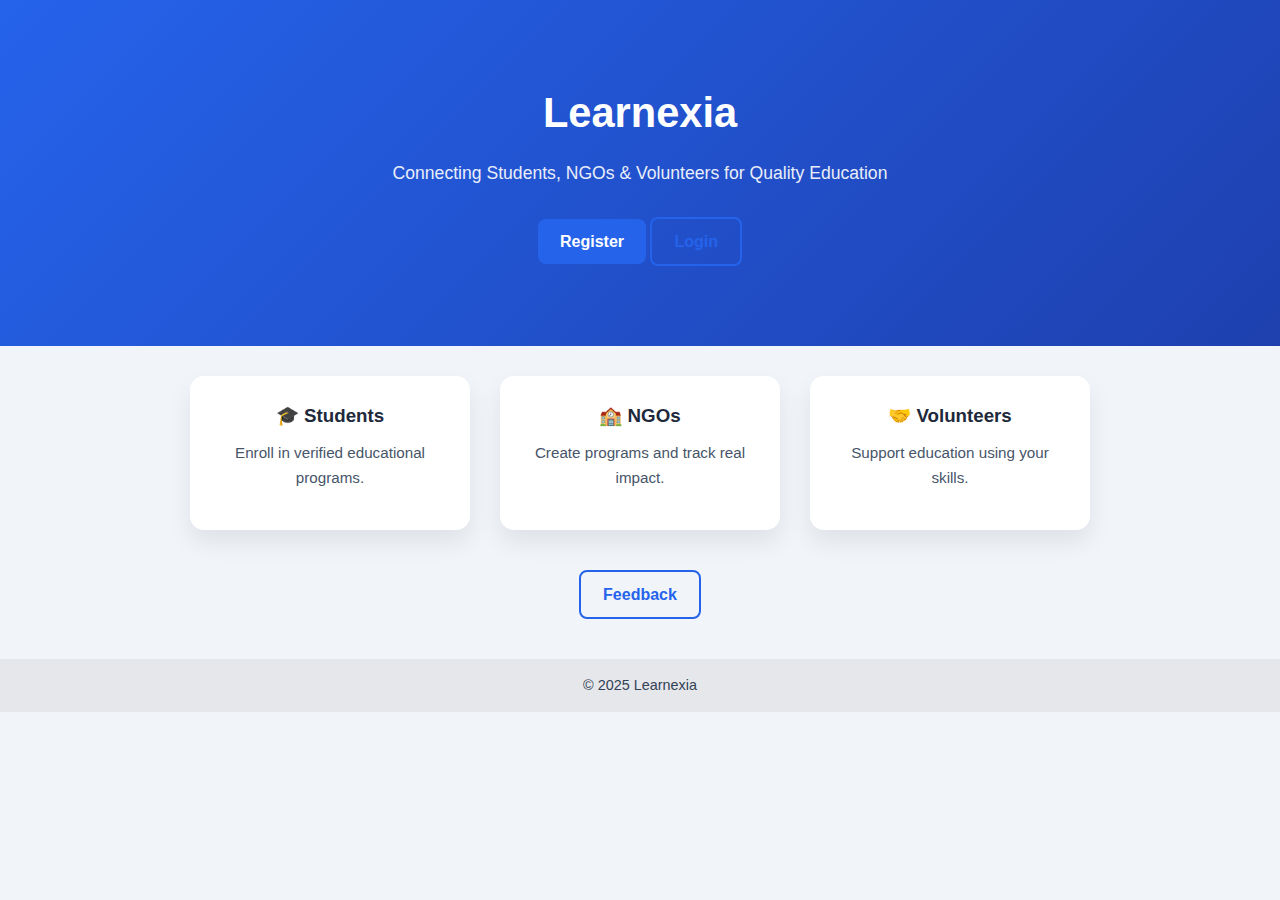
<file: index.html>
<!DOCTYPE html>
<html>
<head>
    <title>Learnexia</title>
    <link rel="stylesheet" href="style.css">
</head>
<body>

<header class="hero">
    <h1>Learnexia</h1>
    <p>Connecting Students, NGOs & Volunteers for Quality Education</p>

    <div style="margin-top: 20px;">
        <a href="register.html" class="btn primary">Register</a>
        <a href="login.html" class="btn outline">Login</a>
    </div>
</header>

<section class="cards-section">
    <div class="card">
        <h3>🎓 Students</h3>
        <p>Enroll in verified educational programs.</p>
    </div>

    <div class="card">
        <h3>🏫 NGOs</h3>
        <p>Create programs and track real impact.</p>
    </div>

    <div class="card">
        <h3>🤝 Volunteers</h3>
        <p>Support education using your skills.</p>
    </div>
</section>

<div>
     <a href="feedback.html" class="btn outline" onclick="rate()">Feedback</a>
</div>
<footer>
    © 2025 Learnexia 
</footer>

</body>
</html>
</file>
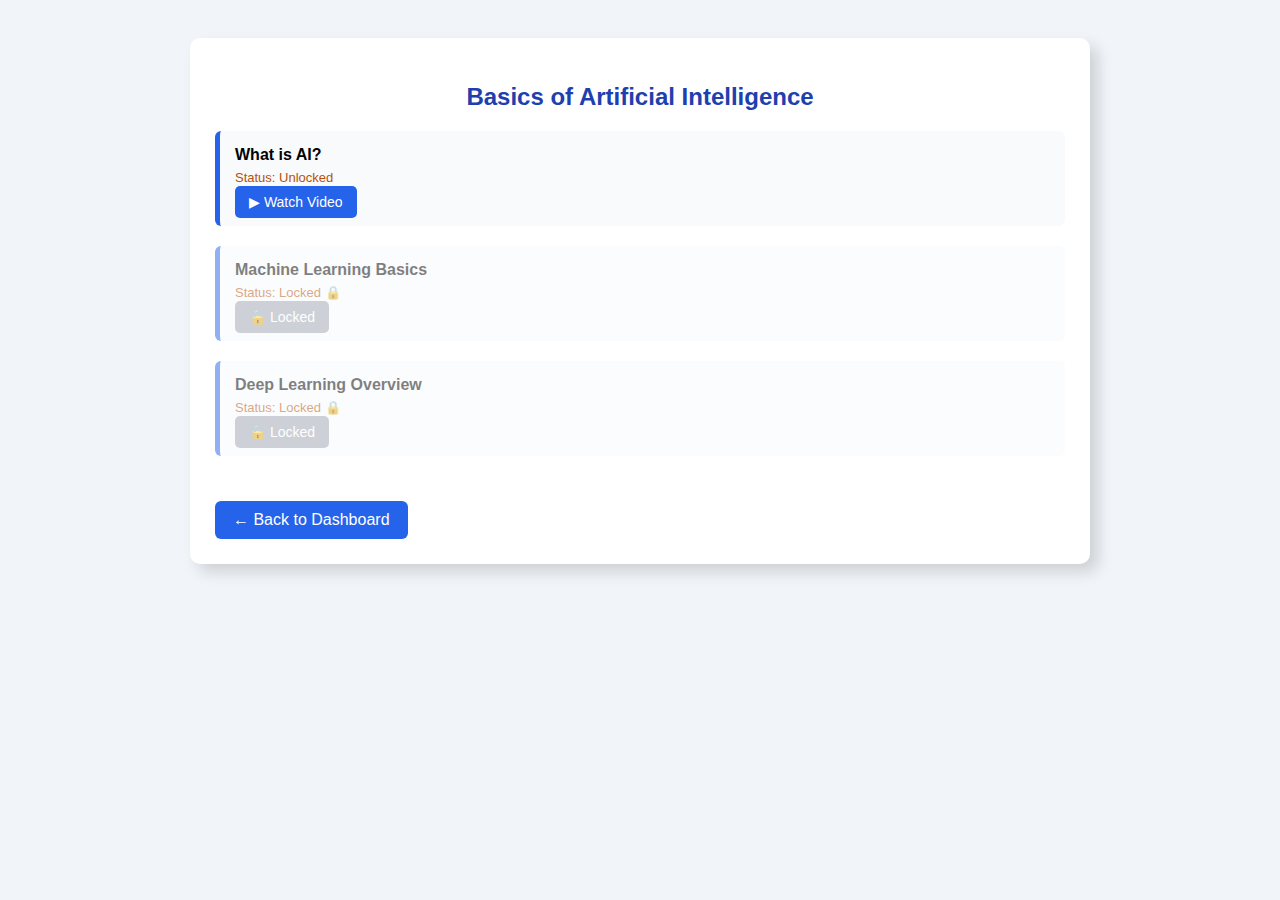
<file: ai-basics.html>
<!DOCTYPE html>
<html>
<head>
    <title>AI Basics | EduBridge</title>

    <style>
        body {
            font-family: Arial, sans-serif;
            background: #f1f5f9;
            padding: 30px;
        }

        .course-box {
            background: white;
            max-width: 850px;
            margin: auto;
            padding: 25px;
            border-radius: 10px;
            box-shadow: 8px 8px 15px rgba(0,0,0,0.15);
        }

        h2 {
            text-align: center;
            color: #1e40af;
        }

        .module {
            margin-bottom: 20px;
            padding: 15px;
            background: #f8fafc;
            border-left: 5px solid #2563eb;
            border-radius: 6px;
        }

        .title {
            font-weight: bold;
            margin-bottom: 6px;
        }

        .status {
            font-size: 13px;
            margin-bottom: 8px;
        }

        .completed {
            color: green;
            font-weight: bold;
        }

        .pending {
            color: #b45309;
        }

        .watch-btn {
            background: #2563eb;
            color: white;
            padding: 8px 14px;
            text-decoration: none;
            border-radius: 5px;
            font-size: 14px;
            cursor: pointer;
        }

        .back {
            display: inline-block;
            margin-top: 25px;
            background: #2563eb;
            color: white;
            padding: 10px 18px;
            border-radius: 6px;
            text-decoration: none;
        }
    </style>
</head>

<body>

<div class="course-box">
    <h2>Basics of Artificial Intelligence</h2>
    <div id="modules"></div>
    <a href="dashboard.html" class="back">← Back to Dashboard</a>
</div>

<script>
    const modules = [
        { id: "ai1", title: "What is AI?", link: "https://www.youtube.com/watch?v=2ePf9rue1Ao" },
        { id: "ai2", title: "Machine Learning Basics", link: "https://www.youtube.com/watch?v=GwIo3gDZCVQ" },
        { id: "ai3", title: "Deep Learning Overview", link: "https://www.youtube.com/watch?v=aircAruvnKk" }
    ];

    const container = document.getElementById("modules");

    function isCompleted(id) {
        return localStorage.getItem("ai_" + id) === "true";
    }

    function markCompleted(id) {
        localStorage.setItem("ai_" + id, "true");
        renderModules();
    }

    function isUnlocked(index) {
        return index === 0 || isCompleted(modules[index - 1].id);
    }

    function renderModules() {
        container.innerHTML = "";
        modules.forEach((m, index) => {
            const completed = isCompleted(m.id);
            const unlocked = isUnlocked(index);

            const div = document.createElement("div");
            div.className = "module";
            div.style.opacity = unlocked ? "1" : "0.5";

            div.innerHTML = `
                <div class="title">${m.title}</div>
                <div class="status ${completed ? "completed" : "pending"}">
                    Status: ${completed ? "Completed ✔" : unlocked ? "Unlocked" : "Locked 🔒"}
                </div>
                ${
                    unlocked
                        ? `<a class="watch-btn" target="_blank"
                             href="${m.link}"
                             onclick="markCompleted('${m.id}')">▶ Watch Video</a>`
                        : `<span class="watch-btn" style="background:#9ca3af;">🔒 Locked</span>`
                }
            `;
            container.appendChild(div);
        });
    }

    renderModules();
</script>

</body>
</html>
</file>
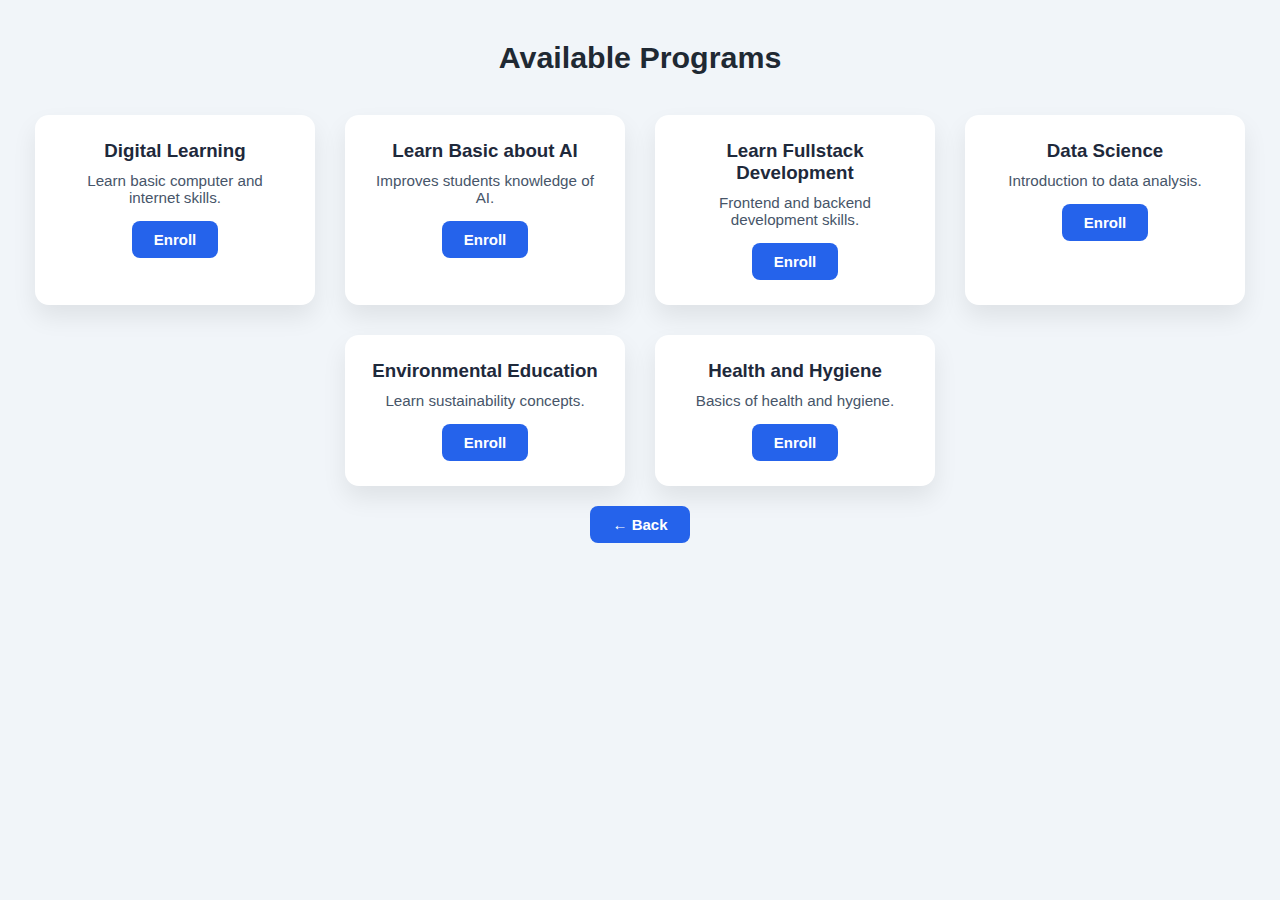
<file: dashboard.html>
<!DOCTYPE html>
<html>
<head>
    <title>Dashboard | Learnexia</title>

    <style>
        /* Reset */
        * {
            box-sizing: border-box;
            margin: 0;
            padding: 0;
            font-family: "Segoe UI", Arial, sans-serif;
        }

        body {
            background: #f1f5f9;
            color: #1f2933;
            text-align: center;
        }

        .page-title {
            margin: 40px 0 20px;
            font-size: 1.9rem;
            font-weight: 600;
        }

        /* Cards layout */
        .cards-section {
            display: flex;
            justify-content: center;
            gap: 30px;
            flex-wrap: wrap;
            padding: 20px;
        }

        .card {
            background: white;
            padding: 25px;
            width: 280px;
            border-radius: 14px;
            box-shadow: 0 12px 25px rgba(0,0,0,0.08);
            transition: transform 0.25s ease, box-shadow 0.25s ease;
        }

        .card:hover {
            transform: translateY(-8px);
            box-shadow: 0 18px 35px rgba(0,0,0,0.12);
        }

        .card h3 {
            margin-bottom: 10px;
            color: #1e293b;
        }

        .card p {
            font-size: 0.95rem;
            margin-bottom: 15px;
            color: #475569;
        }

        /* Button styling */
        button {
            background: #2563eb;
            color: white;
            border: none;
            padding: 10px 22px;
            border-radius: 8px;
            font-size: 15px;
            font-weight: 600;
            cursor: pointer;
            transition: background 0.2s ease, transform 0.2s ease;
        }

        button:hover {
            background: #1e40af;
            transform: scale(1.05);
        }
    </style>
</head>

<body>

<h2 class="page-title">Available Programs</h2>

<section class="cards-section">

    <div class="card">
        <h3>Digital Learning</h3>
        <p>Learn basic computer and internet skills.</p>
        <button onclick="goToEnroll('digital')">Enroll</button>
    </div>

    <div class="card">
        <h3>Learn Basic about AI</h3>
        <p>Improves students knowledge of AI.</p>
        <button onclick="goToEnroll('ai')">Enroll</button>
    </div>

    <div class="card">
        <h3>Learn Fullstack Development</h3>
        <p>Frontend and backend development skills.</p>
        <button onclick="goToEnroll('fullstack')">Enroll</button>
    </div>

    <div class="card">
        <h3>Data Science</h3>
        <p>Introduction to data analysis.</p>
        <button onclick="goToEnroll('datascience')">Enroll</button>
    </div>

    <div class="card">
        <h3>Environmental Education</h3>
        <p>Learn sustainability concepts.</p>
        <button onclick="goToEnroll('environment')">Enroll</button>
    </div>

    <div class="card">
        <h3>Health and Hygiene</h3>
        <p>Basics of health and hygiene.</p>
        <button onclick="goToEnroll('health')">Enroll</button>
    </div>

</section>
 <button onclick="window.location.href='index.html'">&#8592 Back</button>
<script src="script.js?v=1"></script>
</body>
</html>
</file>
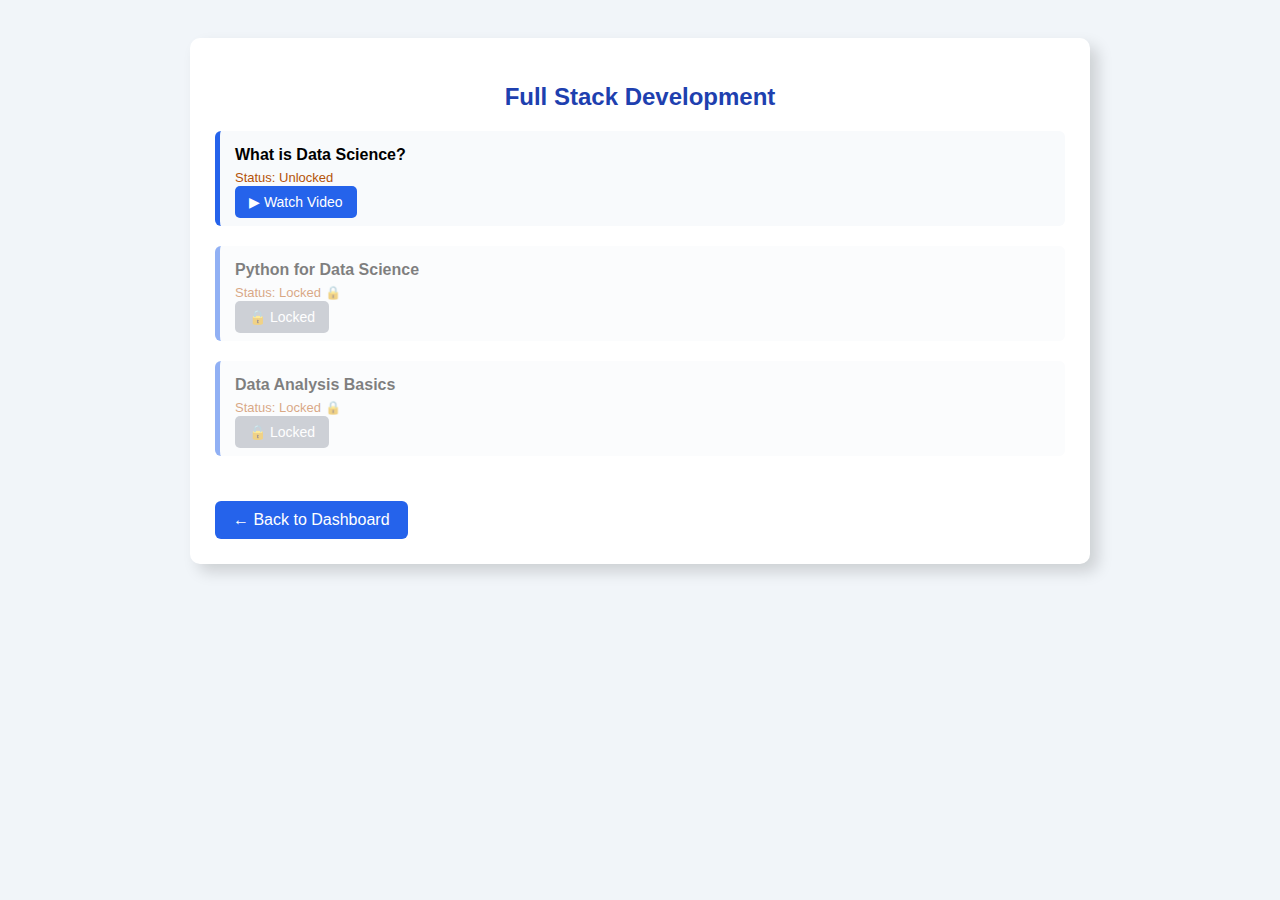
<file: datascience.html>
<!DOCTYPE html>
<html>
<head>
    <title>Data Science | Learnexia</title>

    <style>
        body {
            font-family: Arial, sans-serif;
            background: #f1f5f9;
            padding: 30px;
        }

        .course-box {
            background: white;
            max-width: 850px;
            margin: auto;
            padding: 25px;
            border-radius: 10px;
            box-shadow: 8px 8px 15px rgba(0,0,0,0.15);
        }

        h2 {
            text-align: center;
            color: #1e40af;
        }

        .module {
            margin-bottom: 20px;
            padding: 15px;
            background: #f8fafc;
            border-left: 5px solid #2563eb;
            border-radius: 6px;
        }

        .title {
            font-weight: bold;
            margin-bottom: 6px;
        }

        .status {
            font-size: 13px;
            margin-bottom: 8px;
        }

        .completed {
            color: green;
            font-weight: bold;
        }

        .pending {
            color: #b45309;
        }

        .watch-btn {
            background: #2563eb;
            color: white;
            padding: 8px 14px;
            text-decoration: none;
            border-radius: 5px;
            font-size: 14px;
            cursor: pointer;
        }

        .back {
            display: inline-block;
            margin-top: 25px;
            background: #2563eb;
            color: white;
            padding: 10px 18px;
            border-radius: 6px;
            text-decoration: none;
        }
    </style>
</head>

<body>

<div class="course-box">
    <h2>Full Stack Development</h2>
    <div id="modules"></div>
    <a href="dashboard.html" class="back">← Back to Dashboard</a>
</div>

<script>
   const modules = [
  { id:"ds1", title:"What is Data Science?", link:"https://www.youtube.com/watch?v=X3paOmcrTjQ" },
  { id:"ds2", title:"Python for Data Science", link:"https://www.youtube.com/watch?v=_uQrJ0TkZlc" },
  { id:"ds3", title:"Data Analysis Basics", link:"https://www.youtube.com/watch?v=GPVsHOlRBBI" }
];


    const container = document.getElementById("modules");

    function isCompleted(id) {
        return localStorage.getItem("ai_" + id) === "true";
    }

    function markCompleted(id) {
        localStorage.setItem("ai_" + id, "true");
        renderModules();
    }

    function isUnlocked(index) {
        return index === 0 || isCompleted(modules[index - 1].id);
    }

    function renderModules() {
        container.innerHTML = "";
        modules.forEach((m, index) => {
            const completed = isCompleted(m.id);
            const unlocked = isUnlocked(index);

            const div = document.createElement("div");
            div.className = "module";
            div.style.opacity = unlocked ? "1" : "0.5";

            div.innerHTML = `
                <div class="title">${m.title}</div>
                <div class="status ${completed ? "completed" : "pending"}">
                    Status: ${completed ? "Completed ✔" : unlocked ? "Unlocked" : "Locked 🔒"}
                </div>
                ${
                    unlocked
                        ? `<a class="watch-btn" target="_blank"
                             href="${m.link}"
                             onclick="markCompleted('${m.id}')">▶ Watch Video</a>`
                        : `<span class="watch-btn" style="background:#9ca3af;">🔒 Locked</span>`
                }
            `;
            container.appendChild(div);
        });
    }

    renderModules();
</script>

</body>
</html>
</file>
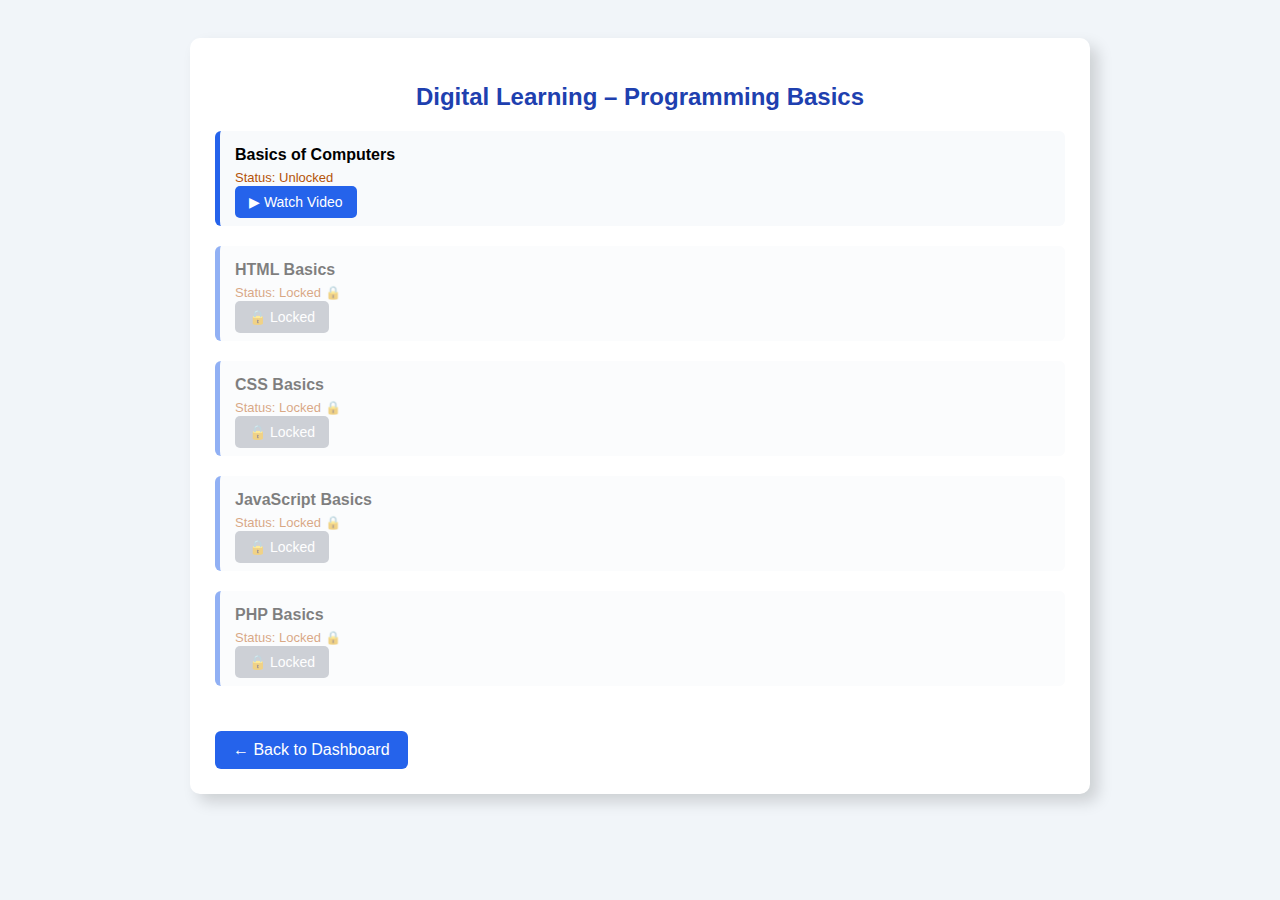
<file: digital-learning.html>
<!DOCTYPE html>
<html>
<head>
    <title>Digital Learning | EduBridge</title>

    <style>
        body {
            font-family: Arial, sans-serif;
            background: #f1f5f9;
            padding: 30px;
        }

        .course-box {
            background: white;
            max-width: 850px;
            margin: auto;
            padding: 25px;
            border-radius: 10px;
            box-shadow: 8px 8px 15px rgba(0,0,0,0.15);
        }

        h2 {
            text-align: center;
            color: #1e40af;
        }

        .module {
            margin-bottom: 20px;
            padding: 15px;
            background: #f8fafc;
            border-left: 5px solid #2563eb;
            border-radius: 6px;
        }

        .title {
            font-weight: bold;
            margin-bottom: 6px;
        }

        .status {
            font-size: 13px;
            margin-bottom: 8px;
        }

        .completed {
            color: green;
            font-weight: bold;
        }

        .pending {
            color: #b45309;
        }

        .watch-btn {
            background: #2563eb;
            color: white;
            padding: 8px 14px;
            text-decoration: none;
            border-radius: 5px;
            font-size: 14px;
            cursor: pointer;
        }

        .watch-btn:hover {
            background: #1e40af;
        }

        .back {
            display: inline-block;
            margin-top: 25px;
            background: #2563eb;
            color: white;
            padding: 10px 18px;
            border-radius: 6px;
            text-decoration: none;
        }
    </style>
</head>

<body>

<div class="course-box">
    <h2>Digital Learning – Programming Basics</h2>

    <div id="modules"></div>

    <a href="dashboard.html" class="back">← Back to Dashboard</a>
</div>
<script>
    const modules = [
        {
            id: "computer",
            title: "Basics of Computers",
            link: "https://youtu.be/Cu3R5it4cQs?si=6ebR5MG5m2s0wBDU"
        },
        {
            id: "html",
            title: "HTML Basics",
            link: "https://www.youtube.com/watch?v=pQN-pnXPaVg"
        },
        {
            id: "css",
            title: "CSS Basics",
            link: "https://www.youtube.com/watch?v=yfoY53QXEnI"
        },
        {
            id: "js",
            title: "JavaScript Basics",
            link: "https://www.youtube.com/watch?v=W6NZfCO5SIk"
        },
        {
            id: "php",
            title: "PHP Basics",
            link: "https://www.youtube.com/watch?v=OK_JCtrrv-c"
        }
    ];

    const container = document.getElementById("modules");

    function isCompleted(id) {
        return localStorage.getItem("completed_" + id) === "true";
    }

    function markCompleted(id) {
        localStorage.setItem("completed_" + id, "true");
        renderModules();
    }

    function isUnlocked(index) {
        if (index === 0) return true;
        return isCompleted(modules[index - 1].id);
    }

    function renderModules() {
        container.innerHTML = "";

        modules.forEach((m, index) => {
            const completed = isCompleted(m.id);
            const unlocked = isUnlocked(index);

            const div = document.createElement("div");
            div.className = "module";
            div.style.opacity = unlocked ? "1" : "0.5";

            div.innerHTML = `
                <div class="title">${m.title}</div>

                <div class="status ${completed ? "completed" : "pending"}">
                    Status: ${completed ? "Completed ✔" : unlocked ? "Unlocked" : "Locked 🔒"}
                </div>

                ${
                    unlocked
                        ? `<a class="watch-btn" target="_blank"
                             href="${m.link}"
                             onclick="markCompleted('${m.id}')">
                             ▶ Watch Video
                           </a>`
                        : `<span class="watch-btn" style="background:#9ca3af; cursor:not-allowed;">
                             🔒 Locked
                           </span>`
                }
            `;

            container.appendChild(div);
        });
    }

    renderModules();
</script>


</body>
</html>
</file>
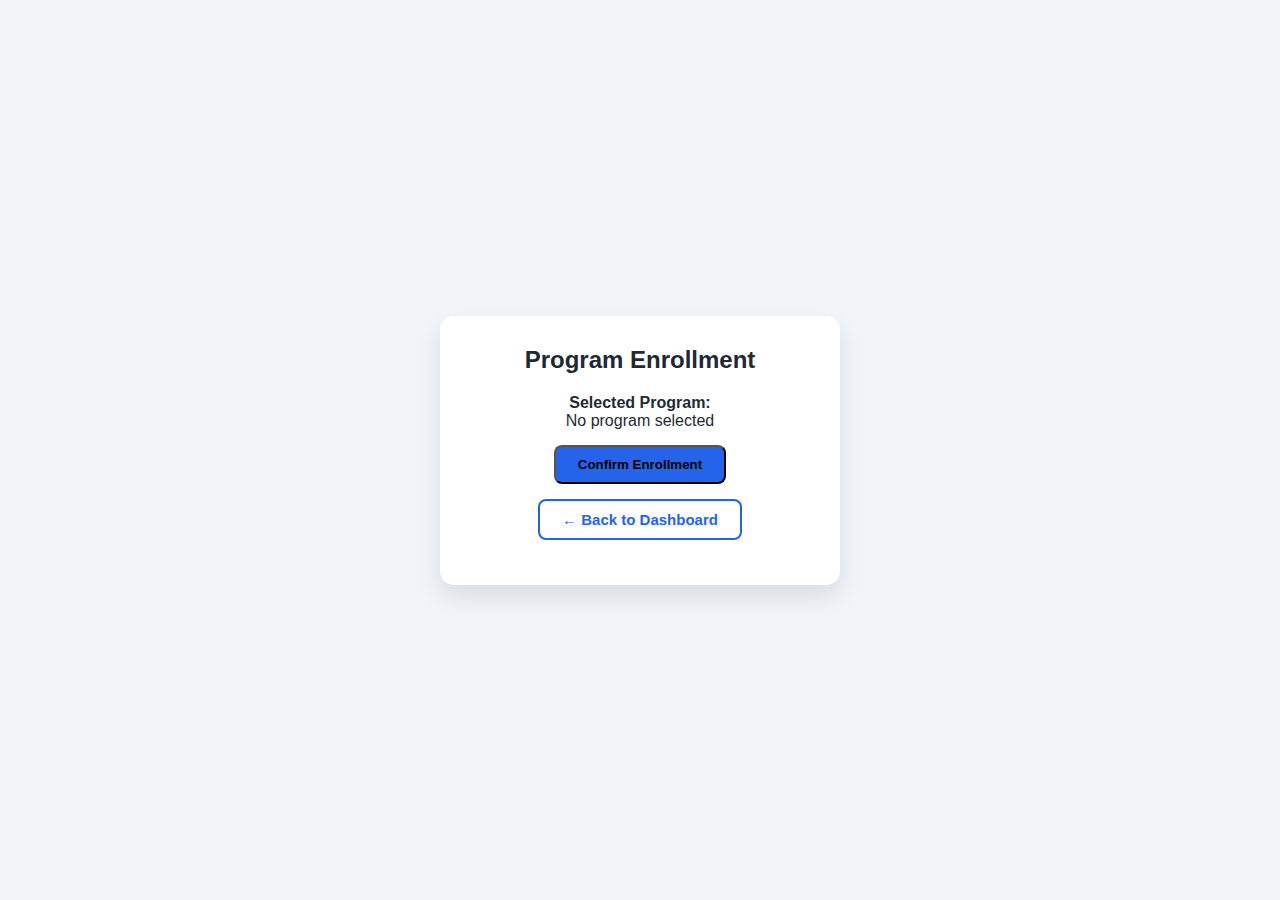
<file: enrollment.html>
<!DOCTYPE html>
<html>
<head>
    <title>Enrollment | Learnexia</title>
    
<style>
    * {
        box-sizing: border-box;
        margin: 0;
        padding: 0;
        font-family: "Segoe UI", Arial, sans-serif;
    }

    body {
        background: #f1f5f9;
        color: #1f2933;
        text-align: center;
    }

    .center {
        display: flex;
        justify-content: center;
        align-items: center;
        height: 100vh;
    }

    .enroll-box {
        background: white;
        padding: 30px;
        width: 400px;
        border-radius: 14px;
        box-shadow: 0 12px 25px rgba(0,0,0,0.1);
    }

    .enroll-box h2 {
        margin-bottom: 20px;
    }

    .btn {
        background-color: #1e40af;
        display: inline-block;
        padding: 10px 22px;
        border-radius: 8px;
        text-decoration: none;
        font-weight: 600;
        cursor: pointer;
        margin-top: 15px;
    }

    .primary {
        background-color: #2563eb; /* Blue */
    }

    .outline {
        background-color: transparent; /* Transparent */
        border-style:solid; /* Solid border */
        border-width :2px; /* Border width */
        border-color :#2563eb; /* Border color */
        color :#2563eb; /* Text color */
        margin-left :15px; /* Left margin */
        margin-right :15px; /* Right margin */
        margin-top :15px; /* Top margin */
        margin-bottom :15px; /* Bottom margin */
        padding-left :22px; /* Left padding */
        padding-right :22px; /* Right padding */
        padding-top :10px; /* Top padding */
        padding-bottom :10px; /* Bottom padding */
        border-radius :8px; /* Border radius */
        font-size :15px; /* Font size */   
        font-weight :600; /* Font weight */
    }

</style>

</head>

<body class="center">

<div class="enroll-box">
    <h2>Program Enrollment</h2>

    <p>
        <strong>Selected Program:</strong><br>
        <span id="programName">Loading...</span>
    </p>

    <button class="btn primary" onclick="confirmEnroll()">
        Confirm Enrollment
    </button>

    <button class="btn outline" onclick="window.location.href='dashboard.html'">
        ← Back to Dashboard
    </button>
</div>

<script src="script.js?v=2"></script>
</body>
</html>
</file>
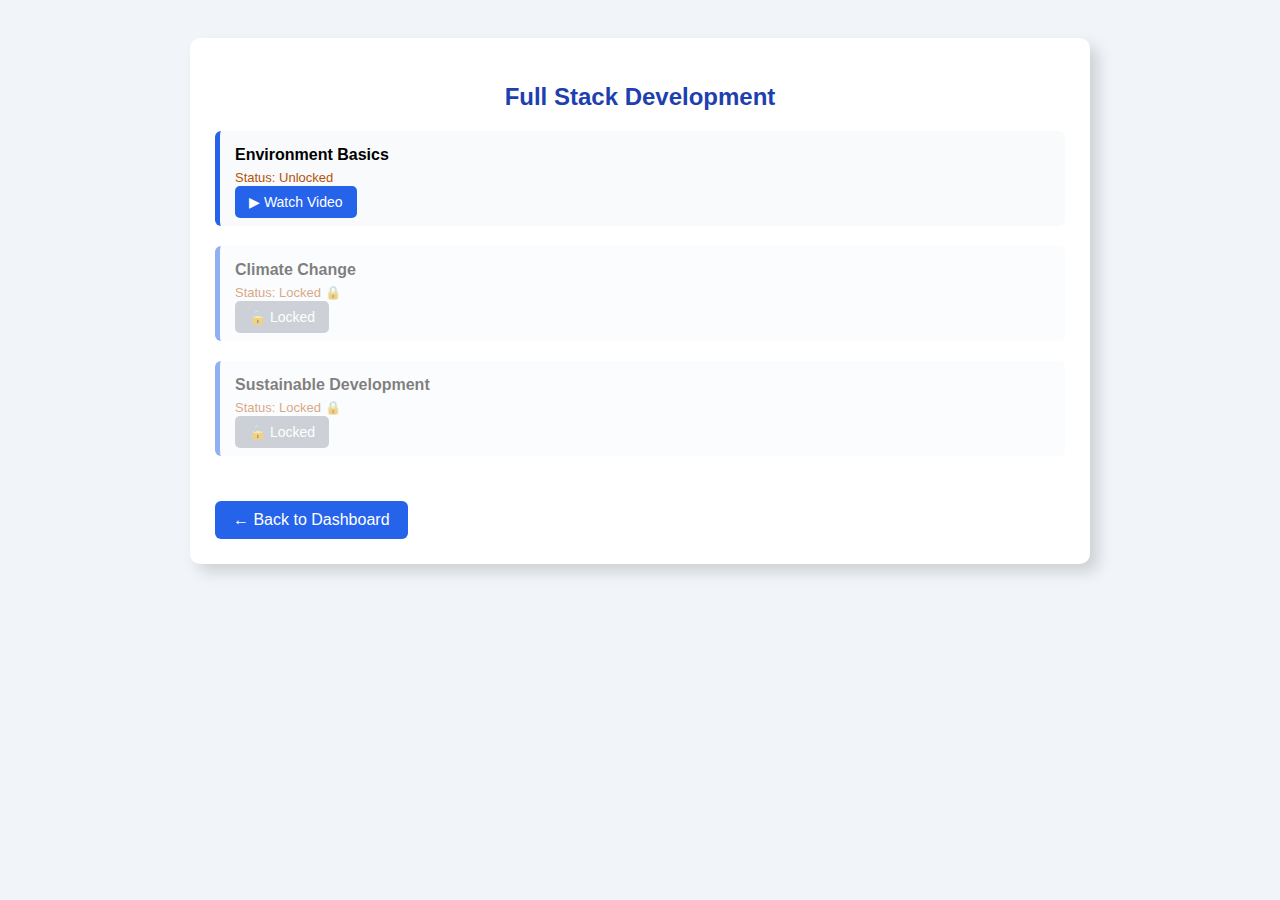
<file: environment.html>
<!DOCTYPE html>
<html>
<head>
    <title>Environment | Learnexia</title>

    <style>
        body {
            font-family: Arial, sans-serif;
            background: #f1f5f9;
            padding: 30px;
        }

        .course-box {
            background: white;
            max-width: 850px;
            margin: auto;
            padding: 25px;
            border-radius: 10px;
            box-shadow: 8px 8px 15px rgba(0,0,0,0.15);
        }

        h2 {
            text-align: center;
            color: #1e40af;
        }

        .module {
            margin-bottom: 20px;
            padding: 15px;
            background: #f8fafc;
            border-left: 5px solid #2563eb;
            border-radius: 6px;
        }

        .title {
            font-weight: bold;
            margin-bottom: 6px;
        }

        .status {
            font-size: 13px;
            margin-bottom: 8px;
        }

        .completed {
            color: green;
            font-weight: bold;
        }

        .pending {
            color: #b45309;
        }

        .watch-btn {
            background: #2563eb;
            color: white;
            padding: 8px 14px;
            text-decoration: none;
            border-radius: 5px;
            font-size: 14px;
            cursor: pointer;
        }

        .back {
            display: inline-block;
            margin-top: 25px;
            background: #2563eb;
            color: white;
            padding: 10px 18px;
            border-radius: 6px;
            text-decoration: none;
        }
    </style>
</head>

<body>

<div class="course-box">
    <h2>Full Stack Development</h2>
    <div id="modules"></div>
    <a href="dashboard.html" class="back">← Back to Dashboard</a>
</div>

<script>
   const modules = [
  { id:"env1", title:"Environment Basics", link:"https://www.youtube.com/watch?v=QJX2zJ5k9yM" },
  { id:"env2", title:"Climate Change", link:"https://www.youtube.com/watch?v=G4H1N_yXBiA" },
  { id:"env3", title:"Sustainable Development", link:"https://www.youtube.com/watch?v=K0ePZpFv2pI" }
];


    const container = document.getElementById("modules");

    function isCompleted(id) {
        return localStorage.getItem("ai_" + id) === "true";
    }

    function markCompleted(id) {
        localStorage.setItem("ai_" + id, "true");
        renderModules();
    }

    function isUnlocked(index) {
        return index === 0 || isCompleted(modules[index - 1].id);
    }

    function renderModules() {
        container.innerHTML = "";
        modules.forEach((m, index) => {
            const completed = isCompleted(m.id);
            const unlocked = isUnlocked(index);

            const div = document.createElement("div");
            div.className = "module";
            div.style.opacity = unlocked ? "1" : "0.5";

            div.innerHTML = `
                <div class="title">${m.title}</div>
                <div class="status ${completed ? "completed" : "pending"}">
                    Status: ${completed ? "Completed ✔" : unlocked ? "Unlocked" : "Locked 🔒"}
                </div>
                ${
                    unlocked
                        ? `<a class="watch-btn" target="_blank"
                             href="${m.link}"
                             onclick="markCompleted('${m.id}')">▶ Watch Video</a>`
                        : `<span class="watch-btn" style="background:#9ca3af;">🔒 Locked</span>`
                }
            `;
            container.appendChild(div);
        });
    }

    renderModules();
</script>

</body>
</html>
</file>
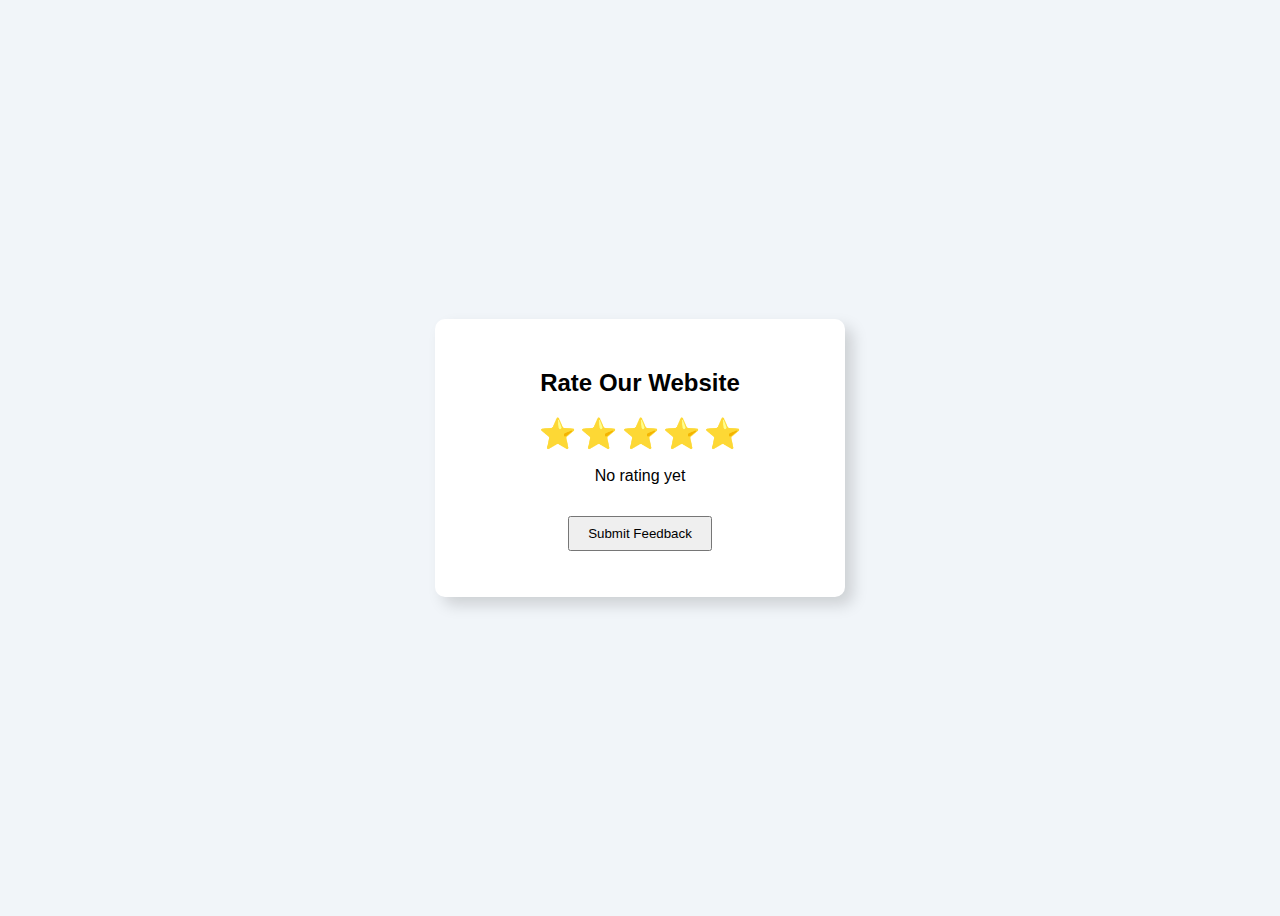
<file: feedback.html>
<!DOCTYPE html>
<html>
<head>
<title>Feedback</title>

<style>
body{
  font-family: Arial;
  background:#f1f5f9;
  height:100vh;
  display:flex;
  justify-content:center;
  align-items:center;
}
.feedback-box{
  background:white;
  padding:30px;
  width:350px;
  text-align:center;
  border-radius:10px;
  box-shadow:8px 8px 15px rgba(0,0,0,0.15);
}
span{
  font-size:30px;
  cursor:pointer;
}
button{
  margin-top:15px;
  padding:8px 18px;
}
</style>
</head>

<body>

<div class="feedback-box">
<h2>Rate Our Website</h2>

<div>
  <span onclick="rate(1)">⭐</span>
  <span onclick="rate(2)">⭐</span>
  <span onclick="rate(3)">⭐</span>
  <span onclick="rate(4)">⭐</span>
  <span onclick="rate(5)">⭐</span>
</div>

<p id="ratingText">No rating yet</p>
<button onclick="submitFeedback()">Submit Feedback</button>
<p id="msg"></p>
</div>

<script>
let rating = 0;

function rate(stars){
  rating = stars;
  document.getElementById("ratingText").innerText =
    "You rated " + stars + " stars ⭐";
}

function submitFeedback(){
  if(rating === 0){
    alert("Please select a rating");
    return;
  }

fetch("http://localhost:5000/feedback", {
  method: "POST",
  headers: { "Content-Type": "application/json" },
  body: JSON.stringify({ rating })
})
  .then(res => res.json())
  .then(data => {
    document.getElementById("msg").innerText = data.message;
  })
  .catch(err => {
    console.error(err);
    document.getElementById("msg").innerText = "Error submitting feedback";
  });
}
</script>


</body>
</html>
</file>
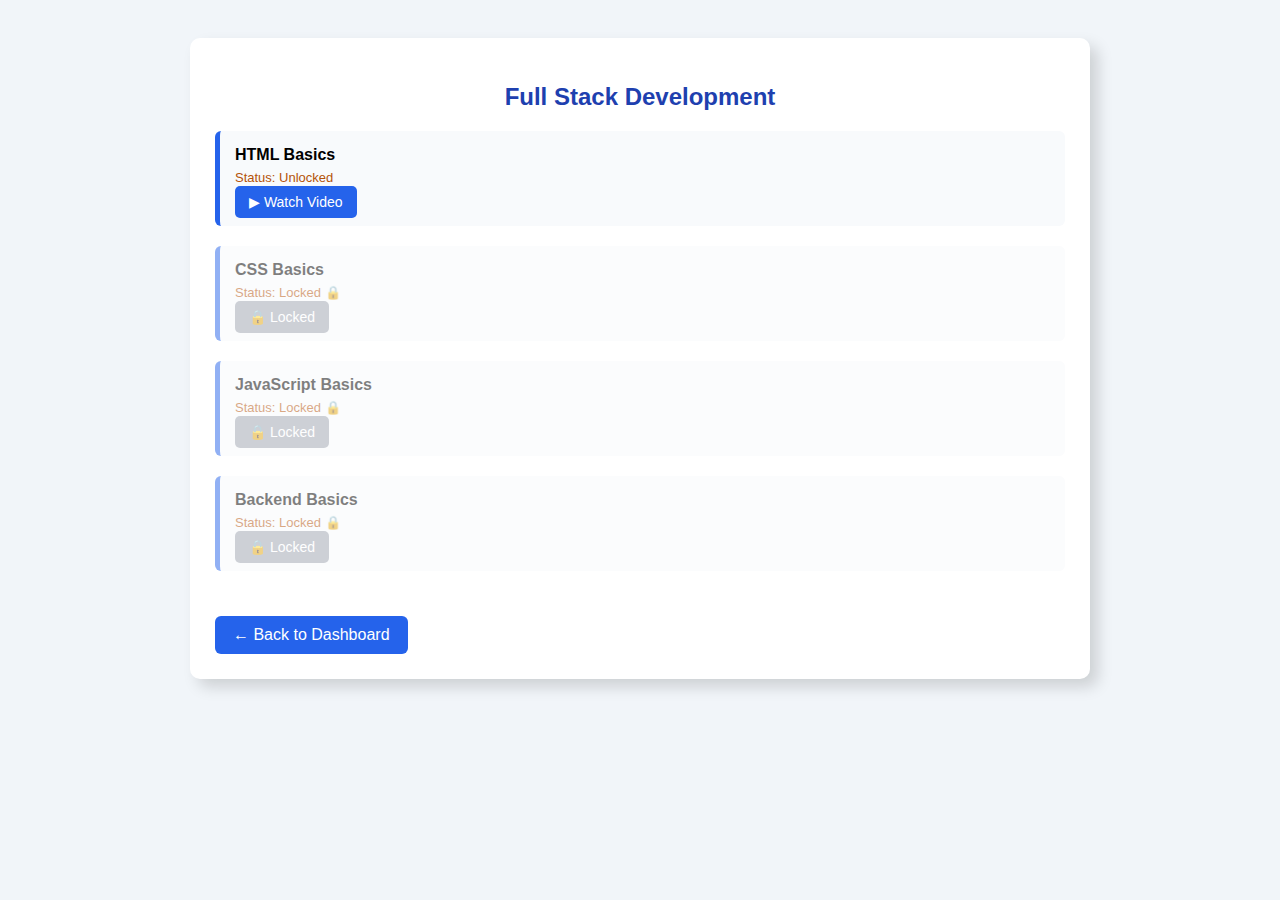
<file: fullstack.html>
<!DOCTYPE html>
<html>
<head>
    <title>Full Stack Development | Learnexia</title>

    <style>
        body {
            font-family: Arial, sans-serif;
            background: #f1f5f9;
            padding: 30px;
        }

        .course-box {
            background: white;
            max-width: 850px;
            margin: auto;
            padding: 25px;
            border-radius: 10px;
            box-shadow: 8px 8px 15px rgba(0,0,0,0.15);
        }

        h2 {
            text-align: center;
            color: #1e40af;
        }

        .module {
            margin-bottom: 20px;
            padding: 15px;
            background: #f8fafc;
            border-left: 5px solid #2563eb;
            border-radius: 6px;
        }

        .title {
            font-weight: bold;
            margin-bottom: 6px;
        }

        .status {
            font-size: 13px;
            margin-bottom: 8px;
        }

        .completed {
            color: green;
            font-weight: bold;
        }

        .pending {
            color: #b45309;
        }

        .watch-btn {
            background: #2563eb;
            color: white;
            padding: 8px 14px;
            text-decoration: none;
            border-radius: 5px;
            font-size: 14px;
            cursor: pointer;
        }

        .back {
            display: inline-block;
            margin-top: 25px;
            background: #2563eb;
            color: white;
            padding: 10px 18px;
            border-radius: 6px;
            text-decoration: none;
        }
    </style>
</head>

<body>

<div class="course-box">
    <h2>Full Stack Development</h2>
    <div id="modules"></div>
    <a href="dashboard.html" class="back">← Back to Dashboard</a>
</div>

<script>
    const modules = [
  { id:"fs1", title:"HTML Basics", link:"https://www.youtube.com/watch?v=pQN-pnXPaVg" },
  { id:"fs2", title:"CSS Basics", link:"https://www.youtube.com/watch?v=yfoY53QXEnI" },
  { id:"fs3", title:"JavaScript Basics", link:"https://www.youtube.com/watch?v=W6NZfCO5SIk" },
  { id:"fs4", title:"Backend Basics", link:"https://www.youtube.com/watch?v=Oe421EPjeBE" }
];

    const container = document.getElementById("modules");

    function isCompleted(id) {
        return localStorage.getItem("ai_" + id) === "true";
    }

    function markCompleted(id) {
        localStorage.setItem("ai_" + id, "true");
        renderModules();
    }

    function isUnlocked(index) {
        return index === 0 || isCompleted(modules[index - 1].id);
    }

    function renderModules() {
        container.innerHTML = "";
        modules.forEach((m, index) => {
            const completed = isCompleted(m.id);
            const unlocked = isUnlocked(index);

            const div = document.createElement("div");
            div.className = "module";
            div.style.opacity = unlocked ? "1" : "0.5";

            div.innerHTML = `
                <div class="title">${m.title}</div>
                <div class="status ${completed ? "completed" : "pending"}">
                    Status: ${completed ? "Completed ✔" : unlocked ? "Unlocked" : "Locked 🔒"}
                </div>
                ${
                    unlocked
                        ? `<a class="watch-btn" target="_blank"
                             href="${m.link}"
                             onclick="markCompleted('${m.id}')">▶ Watch Video</a>`
                        : `<span class="watch-btn" style="background:#9ca3af;">🔒 Locked</span>`
                }
            `;
            container.appendChild(div);
        });
    }

    renderModules();
</script>

</body>
</html>
</file>
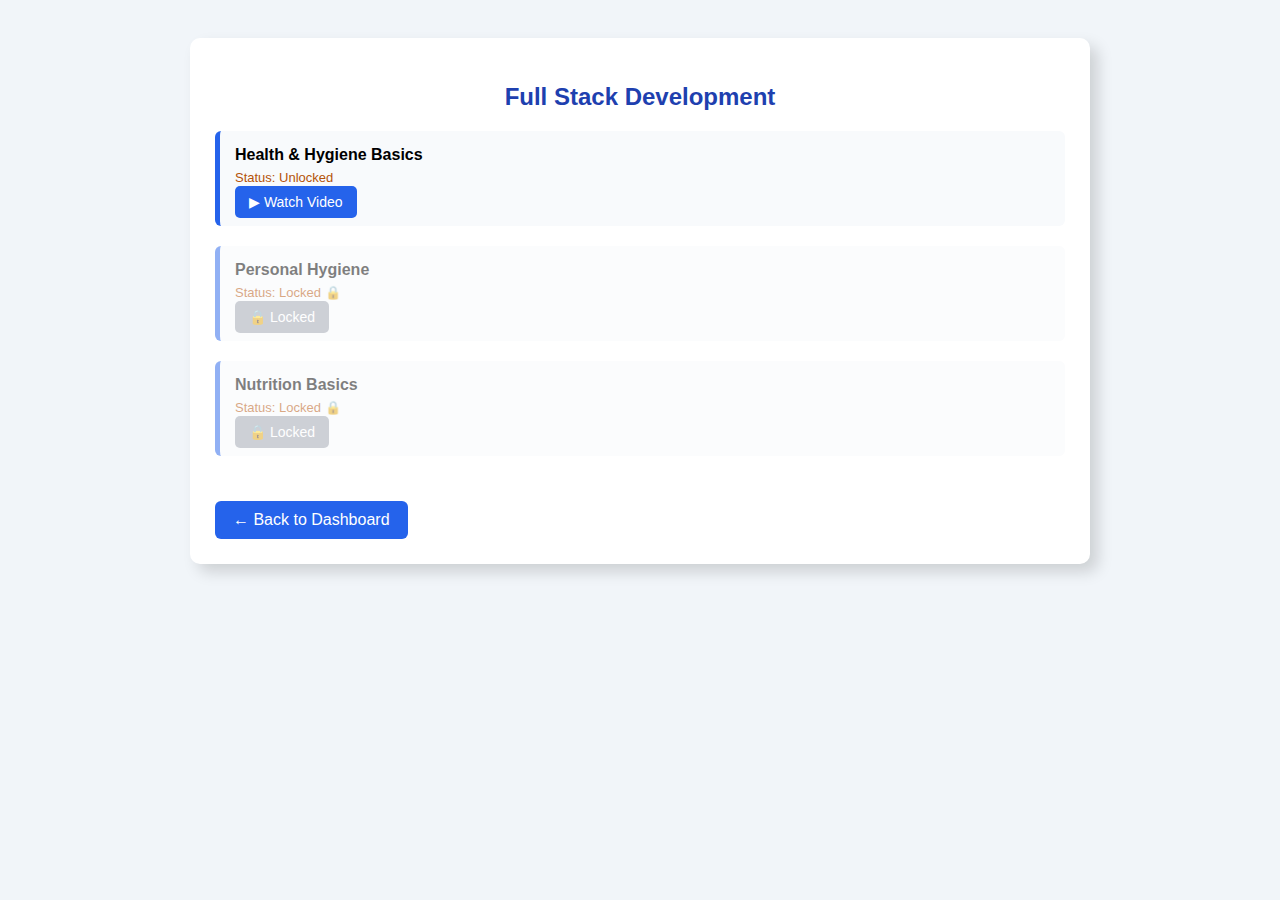
<file: health.html>
<!DOCTYPE html>
<html>
<head>
    <title>Health & Hygiene | Learnexia</title>

    <style>
        body {
            font-family: Arial, sans-serif;
            background: #f1f5f9;
            padding: 30px;
        }

        .course-box {
            background: white;
            max-width: 850px;
            margin: auto;
            padding: 25px;
            border-radius: 10px;
            box-shadow: 8px 8px 15px rgba(0,0,0,0.15);
        }

        h2 {
            text-align: center;
            color: #1e40af;
        }

        .module {
            margin-bottom: 20px;
            padding: 15px;
            background: #f8fafc;
            border-left: 5px solid #2563eb;
            border-radius: 6px;
        }

        .title {
            font-weight: bold;
            margin-bottom: 6px;
        }

        .status {
            font-size: 13px;
            margin-bottom: 8px;
        }

        .completed {
            color: green;
            font-weight: bold;
        }

        .pending {
            color: #b45309;
        }

        .watch-btn {
            background: #2563eb;
            color: white;
            padding: 8px 14px;
            text-decoration: none;
            border-radius: 5px;
            font-size: 14px;
            cursor: pointer;
        }

        .back {
            display: inline-block;
            margin-top: 25px;
            background: #2563eb;
            color: white;
            padding: 10px 18px;
            border-radius: 6px;
            text-decoration: none;
        }
    </style>
</head>

<body>

<div class="course-box">
    <h2>Full Stack Development</h2>
    <div id="modules"></div>
    <a href="dashboard.html" class="back">← Back to Dashboard</a>
</div>

<script>
   const modules = [
  { id:"h1", title:"Health & Hygiene Basics", link:"https://www.youtube.com/watch?v=6r5k1QjzZLw" },
  { id:"h2", title:"Personal Hygiene", link:"https://www.youtube.com/watch?v=8pK7Qk1G9yA" },
  { id:"h3", title:"Nutrition Basics", link:"https://www.youtube.com/watch?v=xyQY8a-ng6g" }
];



    const container = document.getElementById("modules");

    function isCompleted(id) {
        return localStorage.getItem("ai_" + id) === "true";
    }

    function markCompleted(id) {
        localStorage.setItem("ai_" + id, "true");
        renderModules();
    }

    function isUnlocked(index) {
        return index === 0 || isCompleted(modules[index - 1].id);
    }

    function renderModules() {
        container.innerHTML = "";
        modules.forEach((m, index) => {
            const completed = isCompleted(m.id);
            const unlocked = isUnlocked(index);

            const div = document.createElement("div");
            div.className = "module";
            div.style.opacity = unlocked ? "1" : "0.5";

            div.innerHTML = `
                <div class="title">${m.title}</div>
                <div class="status ${completed ? "completed" : "pending"}">
                    Status: ${completed ? "Completed ✔" : unlocked ? "Unlocked" : "Locked 🔒"}
                </div>
                ${
                    unlocked
                        ? `<a class="watch-btn" target="_blank"
                             href="${m.link}"
                             onclick="markCompleted('${m.id}')">▶ Watch Video</a>`
                        : `<span class="watch-btn" style="background:#9ca3af;">🔒 Locked</span>`
                }
            `;
            container.appendChild(div);
        });
    }

    renderModules();
</script>

</body>
</html>
</file>
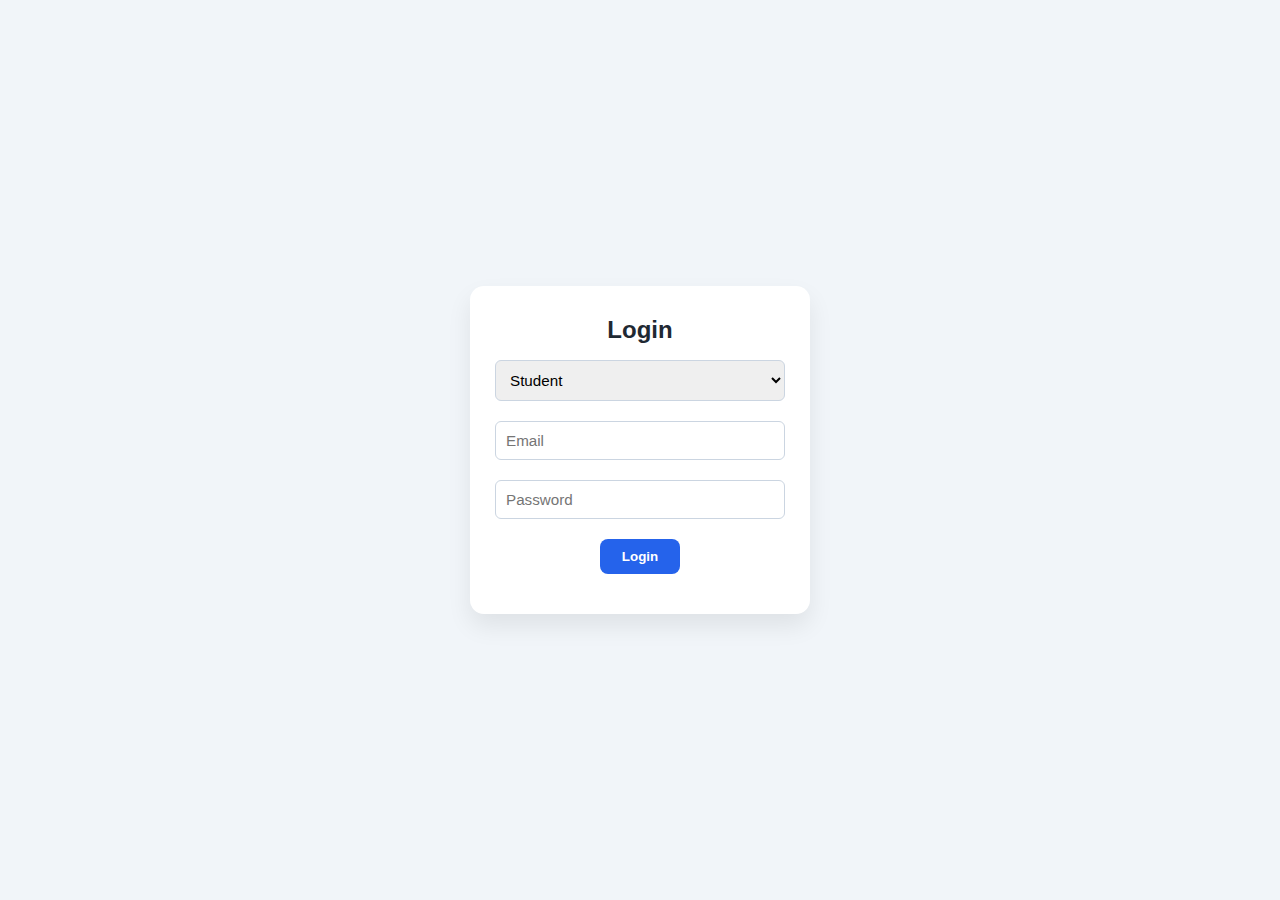
<file: login.html>
<!DOCTYPE html>
<html>
<head>
    <title>Login | EduBridge</title>
    <link rel="stylesheet" href="style.css">
</head>
<body class="center">

<div class="card login-card">
    <h2>Login</h2>

    <select id="role">
    <option>Student</option>
    <option>NGO</option>
    <option>Volunteer</option>
</select>

<input type="email" id="email" placeholder="Email">
<input type="password" id="password" placeholder="Password">

<button class="btn primary" onclick="login()">Login</button>
<p id="loginMsg" style="color:red; margin-top:10px;"></p>


<script src="script.js"></script>

</div>

</body>
</html>
</file>
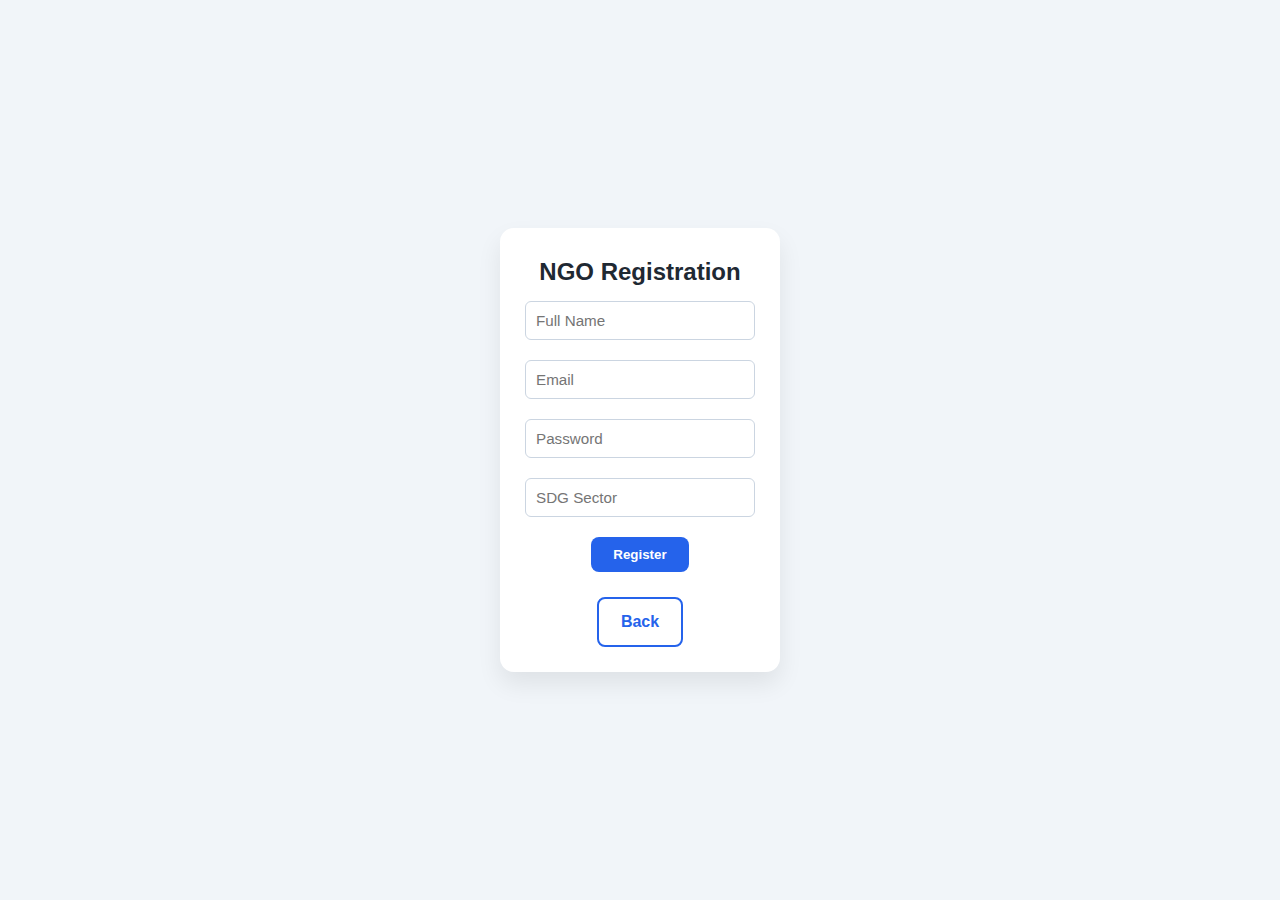
<file: ngo-register.html>
<!DOCTYPE html>
<html>
<head>
    <title>NGO Registration | EduBridge</title>
    <link rel="stylesheet" href="style.css">
</head>
<body class="center">

<div class="card">
    <h2>NGO Registration</h2>

    <input  id="name" type="text" placeholder="Full Name">
    <input id="email" type="email" placeholder="Email">
    <input id="password" type="password" placeholder="Password">
    <input id="sector" type="text" placeholder="SDG Sector">

    <button type="button" class="btn primary" onclick="register_ngo()">Register</button>
<p id="registerMsg" style="color:red; margin-top:10px;"></p>


<a href="register.html" class="btn outline">Back</a>
</div>

<script src="script.js"></script>
</body>
</html>
</file>
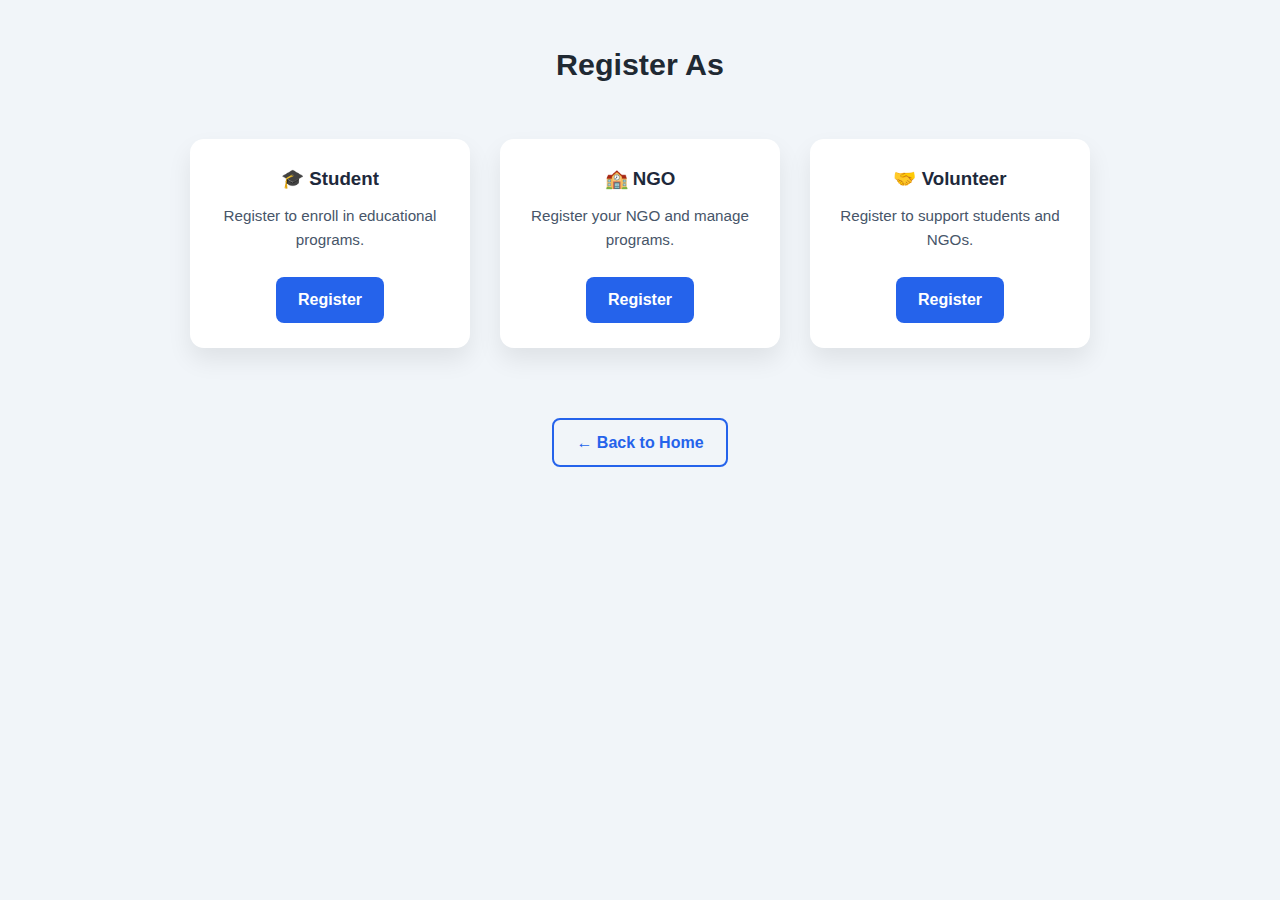
<file: register.html>
<!DOCTYPE html>
<html>
<head>
    <title>Register | EduBridge</title>
    <link rel="stylesheet" href="style.css">
</head>
<body>

<h2 class="page-title">Register As</h2>

<div class="cards-section">
    <div class="card">
        <h3>🎓 Student</h3>
        <p>Register to enroll in educational programs.</p>
        <a href="student-register.html" class="btn primary">Register</a>
    </div>

    <div class="card">
        <h3>🏫 NGO</h3>
        <p>Register your NGO and manage programs.</p>
        <a href="ngo-register.html" class="btn primary">Register</a>
    </div>

    <div class="card">
        <h3>🤝 Volunteer</h3>
        <p>Register to support students and NGOs.</p>
        <a href="volunteer-register.html" class="btn primary">Register</a>
    </div>
</div>

<div class="actions">
    <a href="index.html" class="btn outline">← Back to Home</a>
</div>

<script src="script.js"></script>

</body>
</html>
</file>
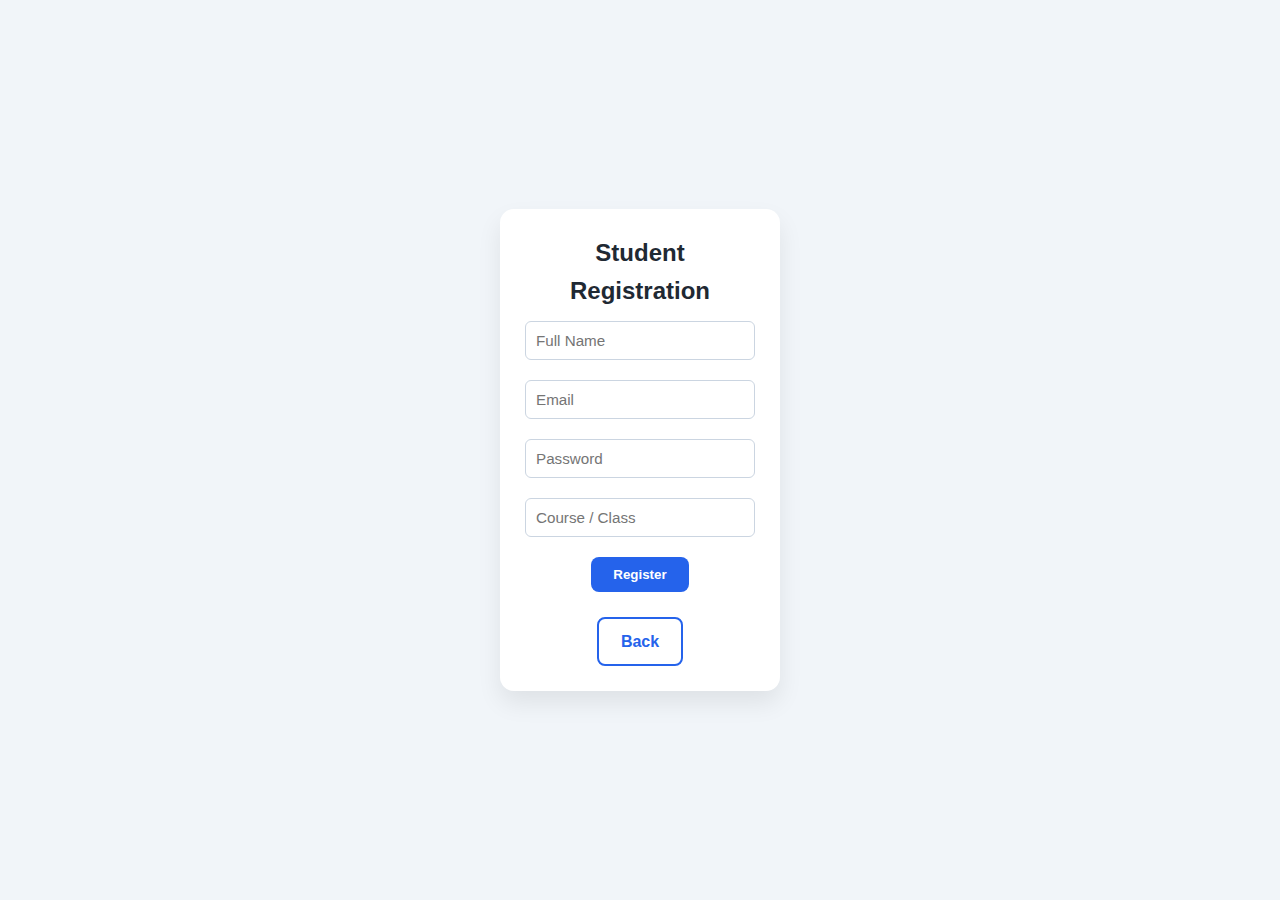
<file: student-register.html>
<!DOCTYPE html>
<html>
<head>
    <title>Student Registration | EduBridge</title>
    <link rel="stylesheet" href="style.css">
</head>
<body class="center">

<div class="card">
    <h2>Student Registration</h2>

    <input  id="name" type="text" placeholder="Full Name">
    <input id="email" type="email" placeholder="Email">
    <input id="password" type="password" placeholder="Password">
    <input id="course" type="text" placeholder="Course / Class">

    <button type="button" class="btn primary" onclick="register_student()">Register</button>
<p id="registerMsg" style="color:red; margin-top:10px;"></p>

<a href="register.html" class="btn outline">Back</a>
</div>

<script src="script.js"></script>
</body>
</html>
</file>
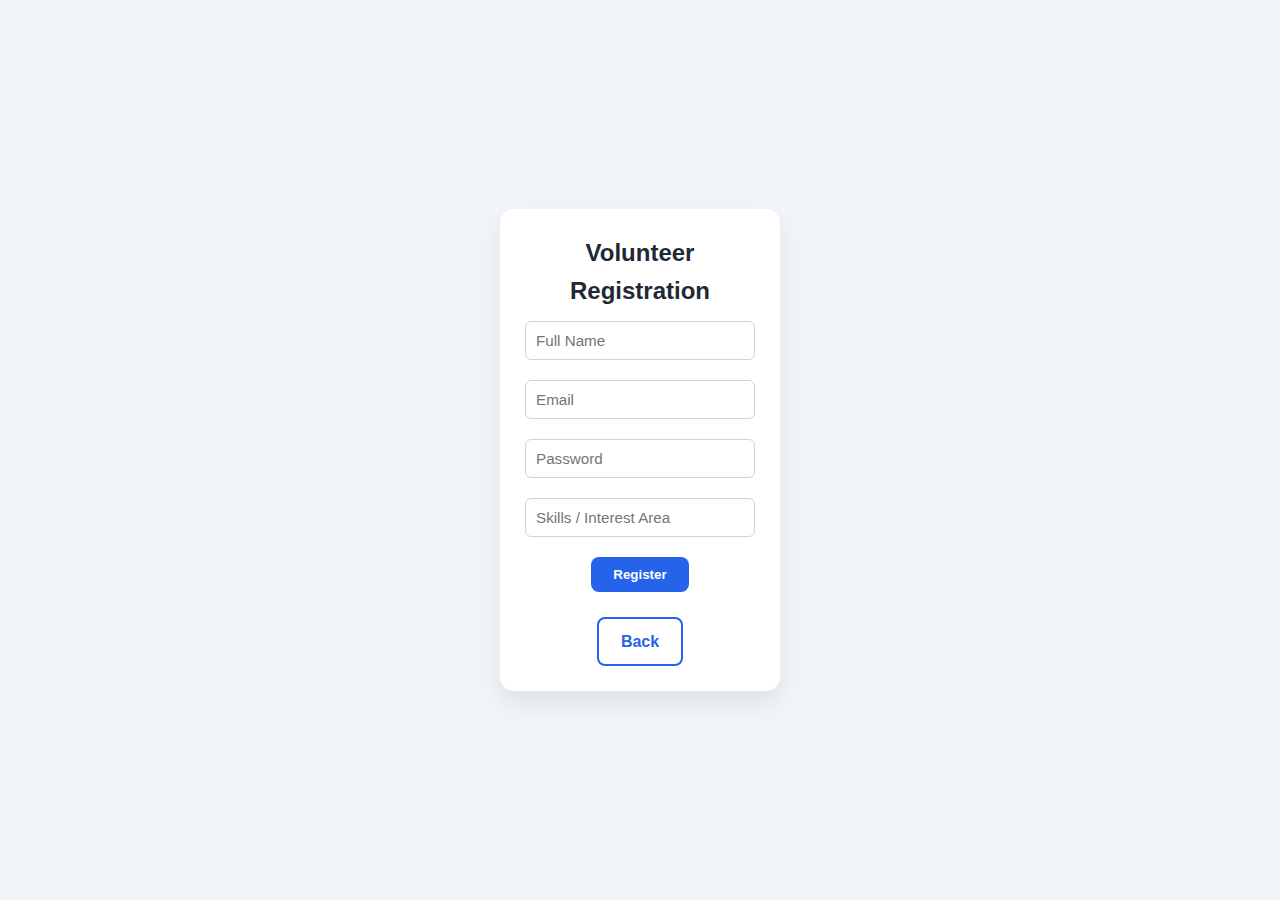
<file: volunteer-register.html>
<!DOCTYPE html>
<html>
<head>
    <title>volunteer Registration | EduBridge</title>
    <link rel="stylesheet" href="style.css">
</head>
<body class="center">

<div class="card">
    <h2>Volunteer Registration</h2>

    <input  id="name" type="text" placeholder="Full Name">
    <input id="email" type="email" placeholder="Email">
    <input id="password" type="password" placeholder="Password">
    <input id="skills" type="text" placeholder="Skills / Interest Area">

    <button type="button" class="btn primary" onclick="register_volunteer()">Register</button>
<p id="registerMsg" style="color:red; margin-top:10px;"></p>


<a href="register.html" class="btn outline">Back</a>
</div>

<script>
    function register_volunteer() {
    const name = document.getElementById("name").value;
    const email = document.getElementById("email").value;
    const password = document.getElementById("password").value;
    const skills = document.getElementById("skills").value;

    if (name === "" || email === "" || password === "" || skills === "") {
        alert("Please fill all fields");
        return;
    }

    const data = {
        name: name,
        email: email,
        password: password,
        role: "Volunteer"   // ✅ FIXED
    };

    fetch("http://localhost:5000/register", {
        method: "POST",
        headers: {
            "Content-Type": "application/json"
        },
        body: JSON.stringify(data)
    })
    .then(response => response.text())
    .then(result => {
        alert(result);

        document.getElementById("name").value = "";
        document.getElementById("email").value = "";
        document.getElementById("password").value = "";
        document.getElementById("skills").value = ""; // ✅ FIXED
    })
    .catch(error => {
        console.error("Error:", error);
        alert("Registration failed");
    });
}
</script>

</body>
</html>
</file>
<file: style.css>
/* ================= RESET ================= */
* {
    box-sizing: border-box;
    margin: 0;
    padding: 0;
    font-family: "Segoe UI", Arial, sans-serif;
}

/* ================= BODY ================= */
body {
    background: #f1f5f9;
    color: #1f2933;
    text-align: center;
    line-height: 1.6;
}

/* ================= CENTER LAYOUT ================= */
.center {
    display: flex;
    justify-content: center;
    align-items: center;
    height: 100vh;
}

/* ================= HERO SECTION ================= */
.hero {
    background: linear-gradient(135deg, #2563eb, #1e40af);
    color: white;
    padding: 80px 20px;
}

.hero h1 {
    font-size: 2.6rem;
    margin-bottom: 12px;
}

.hero p {
    font-size: 1.1rem;
    opacity: 0.9;
    margin-bottom: 20px;
}

/* ================= TITLES ================= */
.page-title {
    margin: 40px 0 20px;
    font-size: 1.9rem;
    font-weight: 600;
}

/* ================= CARD LAYOUT ================= */
.cards-section {
    display: flex;
    justify-content: center;
    gap: 30px;
    flex-wrap: wrap;
    padding: 30px 20px;
}

.card {
    background: white;
    padding: 25px;
    width: 280px;
    border-radius: 14px;
    box-shadow: 0 12px 25px rgba(0,0,0,0.08);
    transition: transform 0.25s ease, box-shadow 0.25s ease;
}

.card:hover {
    transform: translateY(-8px);
    box-shadow: 0 18px 35px rgba(0,0,0,0.12);
}

.card h3 {
    margin-bottom: 10px;
    color: #1e293b;
}

.card p {
    font-size: 0.95rem;
    margin-bottom: 15px;
    color: #475569;
}

/* ================= LOGIN / REGISTER ================= */
.login-card {
    width: 340px;
}

/* ================= BUTTONS ================= */
.btn {
    background-color: #1e40af;
    display: inline-block;
    padding: 10px 22px;
    border-radius: 8px;
    text-decoration: none;
    font-weight: 600;
    cursor: pointer;
    margin-top: 10px;
    transition: all 0.2s ease;
}

/* BUTTON TYPES */
.primary {
    background: #2563eb;
    color: white;
    border: none;
}

.primary:hover {
    background: #1e40af;
}

.secondary {
    background: #16a34a;
    color: white;
    border: none;
}

.secondary:hover {
    background: #15803d;
}

.outline {
    background: transparent;
    border: 2px solid #2563eb;
    color: #2563eb;
}

.outline:hover {
    background: #2563eb;
    color: white;
}

/* ================= INPUTS ================= */
input, select, textarea {
    width: 100%;
    padding: 10px;
    margin: 10px 0;
    border-radius: 6px;
    border: 1px solid #cbd5e1;
    font-size: 0.95rem;
}

input:focus, textarea:focus {
    outline: none;
    border-color: #2563eb;
}

/* ================= DASHBOARD ================= */
.dashboard-box {
    max-width: 600px;
    margin: 30px auto;
    background: white;
    padding: 25px;
    border-radius: 14px;
    box-shadow: 0 10px 22px rgba(0,0,0,0.08);
}

/* ================= COURSE LIST ================= */
.course {
    background: white;
    padding: 15px;
    margin: 12px auto;
    width: 60%;
    border-radius: 10px;
    box-shadow: 0 6px 15px rgba(0,0,0,0.08);
    transition: transform 0.2s;
}

.course:hover {
    transform: scale(1.03);
}

/* ================= QUIZ ================= */
.quiz-box {
    max-width: 600px;
    margin: 30px auto;
    background: white;
    padding: 25px;
    border-radius: 14px;
    box-shadow: 0 10px 25px rgba(0,0,0,0.08);
}

.quiz-box p {
    margin: 15px 0;
    font-weight: 500;
}

/* ================= FEEDBACK ================= */
.stars span {
    font-size: 32px;
    cursor: pointer;
    transition: transform 0.2s;
}

.stars span:hover {
    transform: scale(1.2);
}

/* ================= PROFILE ================= */
.profile-box {
    max-width: 450px;
    margin: 30px auto;
    background: white;
    padding: 25px;
    border-radius: 14px;
    box-shadow: 0 10px 25px rgba(0,0,0,0.08);
}

/* ================= ACTIONS ================= */
.actions {
    margin: 30px;
}

/* ================= FOOTER ================= */
footer {
    margin-top: 40px;
    padding: 15px;
    background: #e5e7eb;
    font-size: 0.9rem;
    color: #334155;
}

/* for login */
#loginMsg {
    font-size: 14px;
    font-weight: 500;
}
/* for register */
#registerMsg {
    font-size: 14px;
    font-weight: 500;
}
</file>
